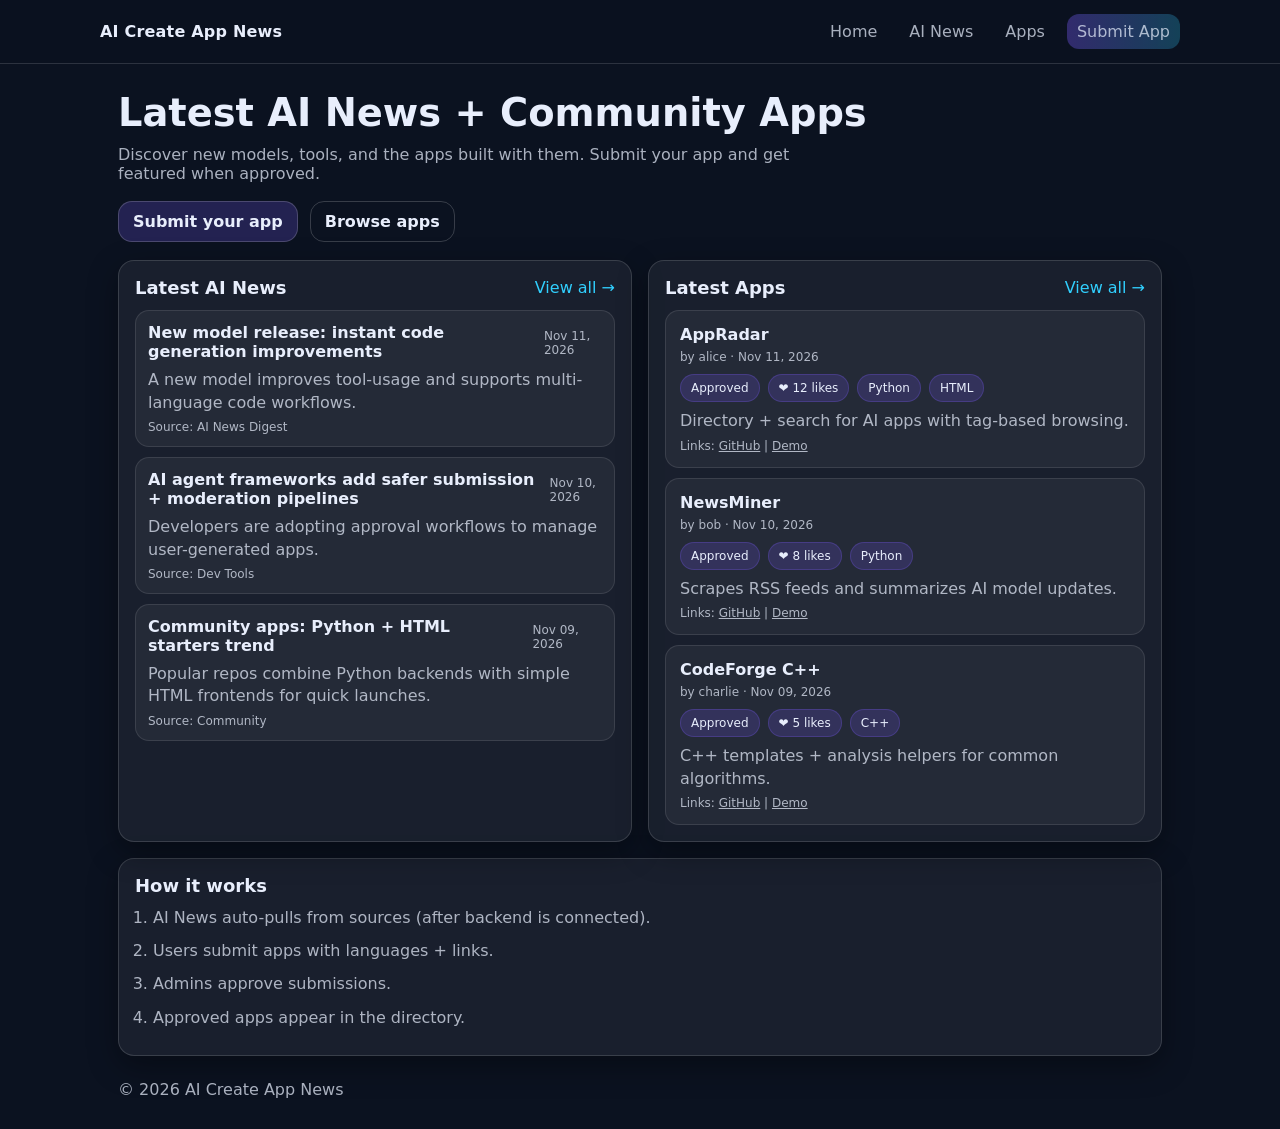
<file: index.html>
<!doctype html>
<html lang="en">
  <head>
    <meta charset="utf-8" />
    <meta name="viewport" content="width=device-width, initial-scale=1" />
    <title>AI Create App News</title>
    <link rel="stylesheet" href="./style.css" />
    <meta name="description" content="Latest AI news and community app submissions" />
  </head>
  <body>
    <header class="topbar">
      <div class="container topbar-inner">
        <a class="brand" href="./index.html">AI Create App News</a>
        <nav class="nav">
          <a href="./index.html">Home</a>
          <a href="./news.html">AI News</a>
          <a href="./apps.html">Apps</a>
          <a href="./submit.html" class="cta">Submit App</a>
        </nav>
      </div>
    </header>

    <main class="container">
      <section class="hero">
        <h1>Latest AI News + Community Apps</h1>
        <p>Discover new models, tools, and the apps built with them. Submit your app and get featured when approved.</p>
        <div class="hero-actions">
          <a class="btn" href="./submit.html">Submit your app</a>
          <a class="btn btn-ghost" href="./apps.html">Browse apps</a>
        </div>
      </section>

      <section class="grid-2">
        <div class="card">
          <div class="card-head">
            <h2>Latest AI News</h2>
            <a class="link" href="./news.html">View all →</a>
          </div>
          <div id="newsList" class="list"></div>
        </div>

        <div class="card">
          <div class="card-head">
            <h2>Latest Apps</h2>
            <a class="link" href="./apps.html">View all →</a>
          </div>
          <div id="appsList" class="list"></div>
        </div>
      </section>

      <section class="card card-wide">
        <div class="card-head">
          <h2>How it works</h2>
        </div>
        <ol class="steps">
          <li>AI News auto-pulls from sources (after backend is connected).</li>
          <li>Users submit apps with languages + links.</li>
          <li>Admins approve submissions.</li>
          <li>Approved apps appear in the directory.</li>
        </ol>
      </section>

      <footer class="footer">
        <div class="muted">© <span id="year"></span> AI Create App News</div>
      </footer>
    </main>

    <script type="module" src="./app.js"></script>
  </body>
</html>
</file>
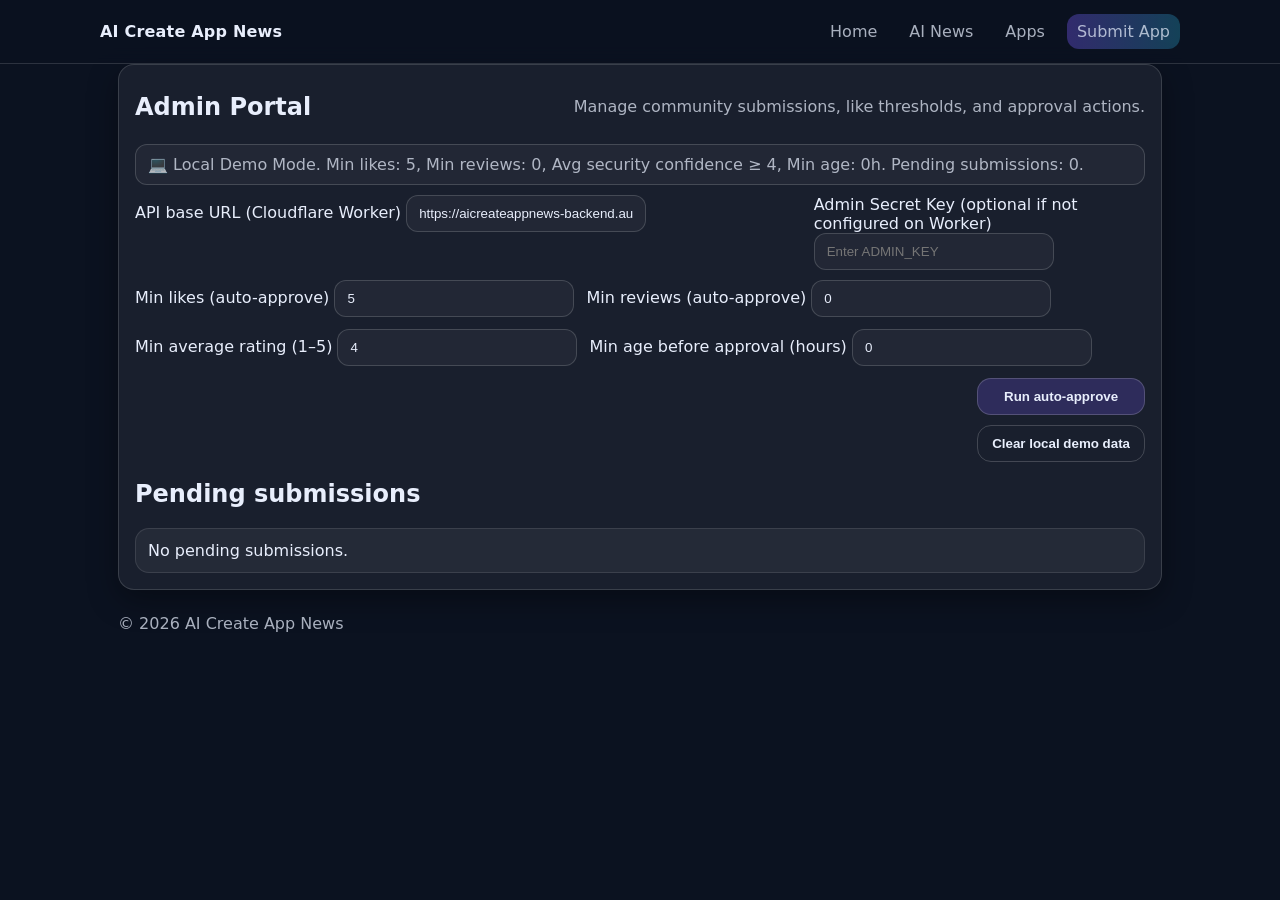
<file: admin.html>
<!doctype html>
<html lang="en">
  <head>
    <meta charset="utf-8" />
    <meta name="viewport" content="width=device-width, initial-scale=1" />
    <title>Admin — AI Create App News</title>
    <link rel="stylesheet" href="./style.css" />
  </head>
  <body>
    <header class="topbar">
      <div class="container topbar-inner">
        <a class="brand" href="./index.html">AI Create App News</a>
        <nav class="nav">
          <a href="./index.html">Home</a>
          <a href="./news.html">AI News</a>
          <a href="./apps.html">Apps</a>
          <a href="./submit.html" class="cta">Submit App</a>
        </nav>
      </div>
    </header>

    <main class="container">
      <section class="card">
        <div class="card-head">
          <h1>Admin Portal</h1>
          <p class="muted">Manage community submissions, like thresholds, and approval actions.</p>
        </div>

        <div class="status" id="autoStatus"></div>

        <div class="form-row" style="margin-top:10px; align-items:flex-start; flex-wrap:wrap; gap:16px;">
          <label style="gap:8px; flex:2; min-width:320px">
            API base URL (Cloudflare Worker)
            <input id="apiBaseInput" class="input" type="text" placeholder="https://aicreateappnews-backend.automatic-beetle.workers.dev" />
          </label>
          <label style="gap:8px; flex:1; min-width:220px">
            Admin Secret Key (optional if not configured on Worker)
            <input id="adminKeyInput" class="input" type="password" placeholder="Enter ADMIN_KEY" />
          </label>
        </div>

        <div class="form-row" style="margin-top:10px; align-items:flex-start; flex-wrap:wrap;">
          <label style="gap:8px; min-width: 200px">
            Min likes (auto-approve)
            <input id="thresholdInput" class="input" type="number" min="1" value="5" />
          </label>

          <label style="gap:8px; min-width: 200px">
            Min reviews (auto-approve)
            <input id="minReviewsInput" class="input" type="number" min="0" value="0" />
          </label>

          <label style="gap:8px; min-width: 200px">
            Min average rating (1–5)
            <input id="minRatingInput" class="input" type="number" step="0.1" min="1" max="5" value="4" />
          </label>

          <label style="gap:8px; min-width: 200px">
            Min age before approval (hours)
            <input id="minAgeHoursInput" class="input" type="number" min="0" value="0" />
          </label>

          <div style="display:flex; flex-direction:column; gap:10px; margin-left:auto;">
            <button id="runAutoApprove" class="btn">Run auto-approve</button>
            <button id="clearDemo" class="btn btn-ghost">Clear local demo data</button>
          </div>
        </div>

        <h2 style="margin-top:18px">Pending submissions</h2>
        <div id="pendingList" class="list"></div>
      </section>

      <footer class="footer">
        <div class="muted">© <span id="year"></span> AI Create App News</div>
      </footer>
    </main>

    <script type="module" src="./app.js"></script>
  </body>
</html>
</file>
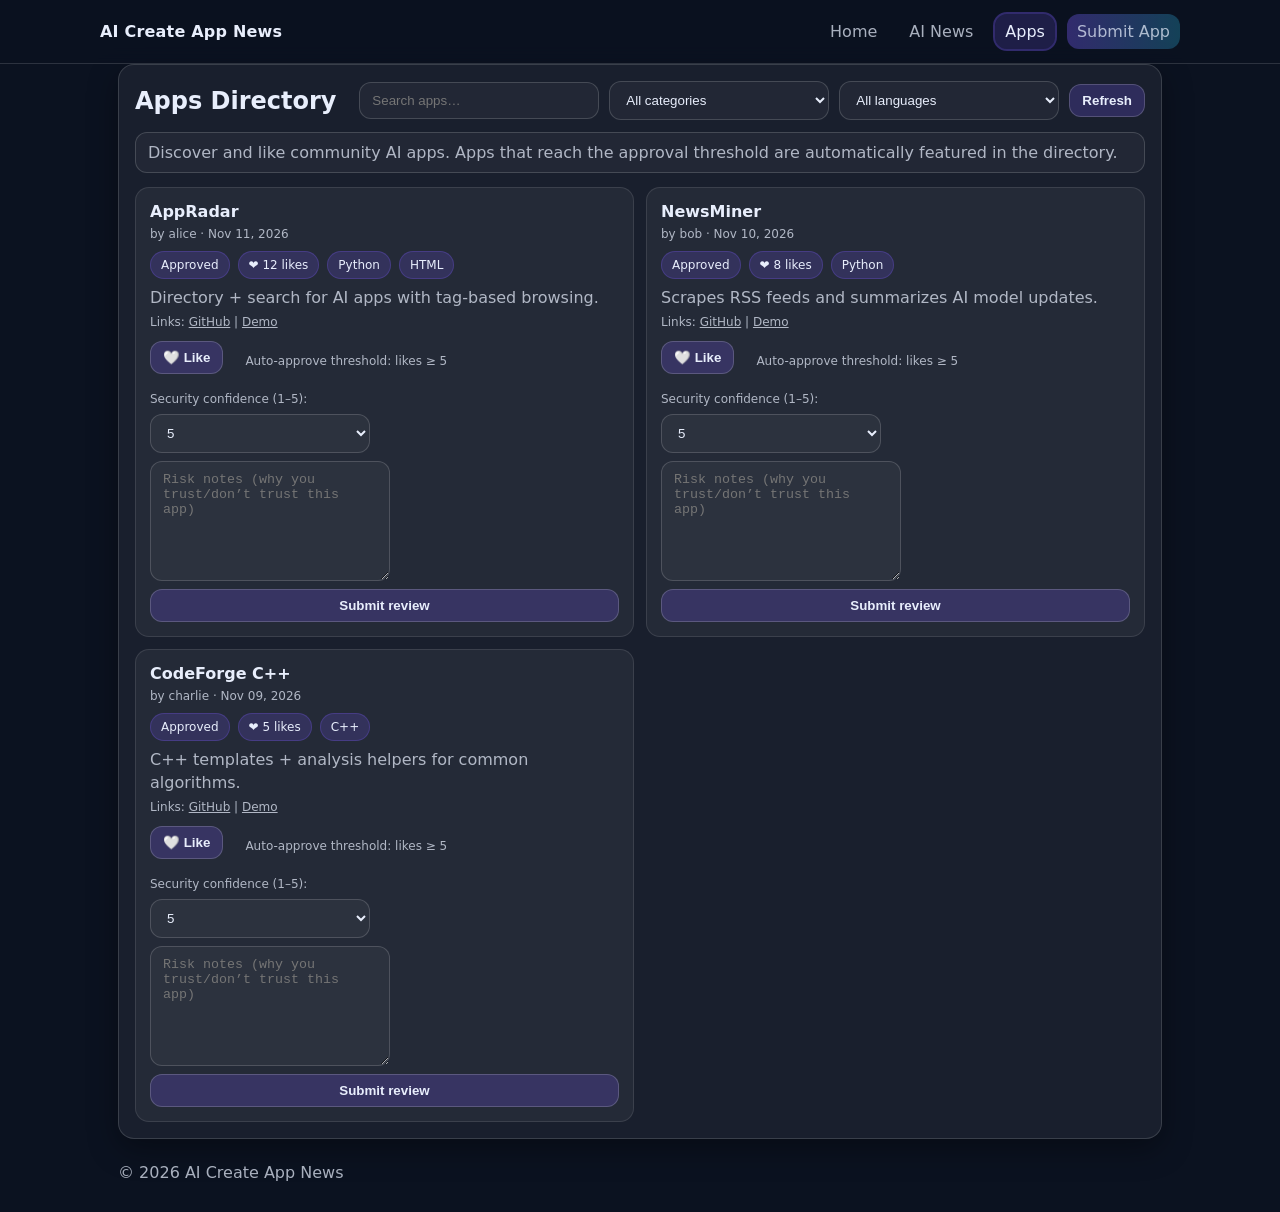
<file: apps.html>
<!doctype html>
<html lang="en">
  <head>
    <meta charset="utf-8" />
    <meta name="viewport" content="width=device-width, initial-scale=1" />
    <title>Apps — AI Create App News</title>
    <link rel="stylesheet" href="./style.css" />
  </head>
  <body>
    <header class="topbar">
      <div class="container topbar-inner">
        <a class="brand" href="./index.html">AI Create App News</a>
        <nav class="nav">
          <a href="./index.html">Home</a>
          <a href="./news.html">AI News</a>
          <a href="./apps.html" class="active">Apps</a>
          <a href="./submit.html" class="cta">Submit App</a>
        </nav>
      </div>
    </header>

    <main class="container">
      <section class="card">
        <div class="card-head">
          <h1>Apps Directory</h1>
          <div class="filters">
            <input id="appsQuery" class="input" placeholder="Search apps…" />
            <select id="categoryFilter" class="select">
              <option value="">All categories</option>
            </select>
            <select id="langFilter" class="select">
              <option value="">All languages</option>
            </select>
            <button id="appsRefresh" class="btn btn-small">Refresh</button>
          </div>
        </div>

        <div id="voteHint" class="status">
          Discover and like community AI apps. Apps that reach the approval threshold are automatically featured in the directory.
        </div>

        <div id="appsListFull" class="grid-cards"></div>
      </section>

      <footer class="footer">
        <div class="muted">© <span id="year"></span> AI Create App News</div>
      </footer>
    </main>

    <script type="module" src="./app.js"></script>
  </body>
</html>
</file>
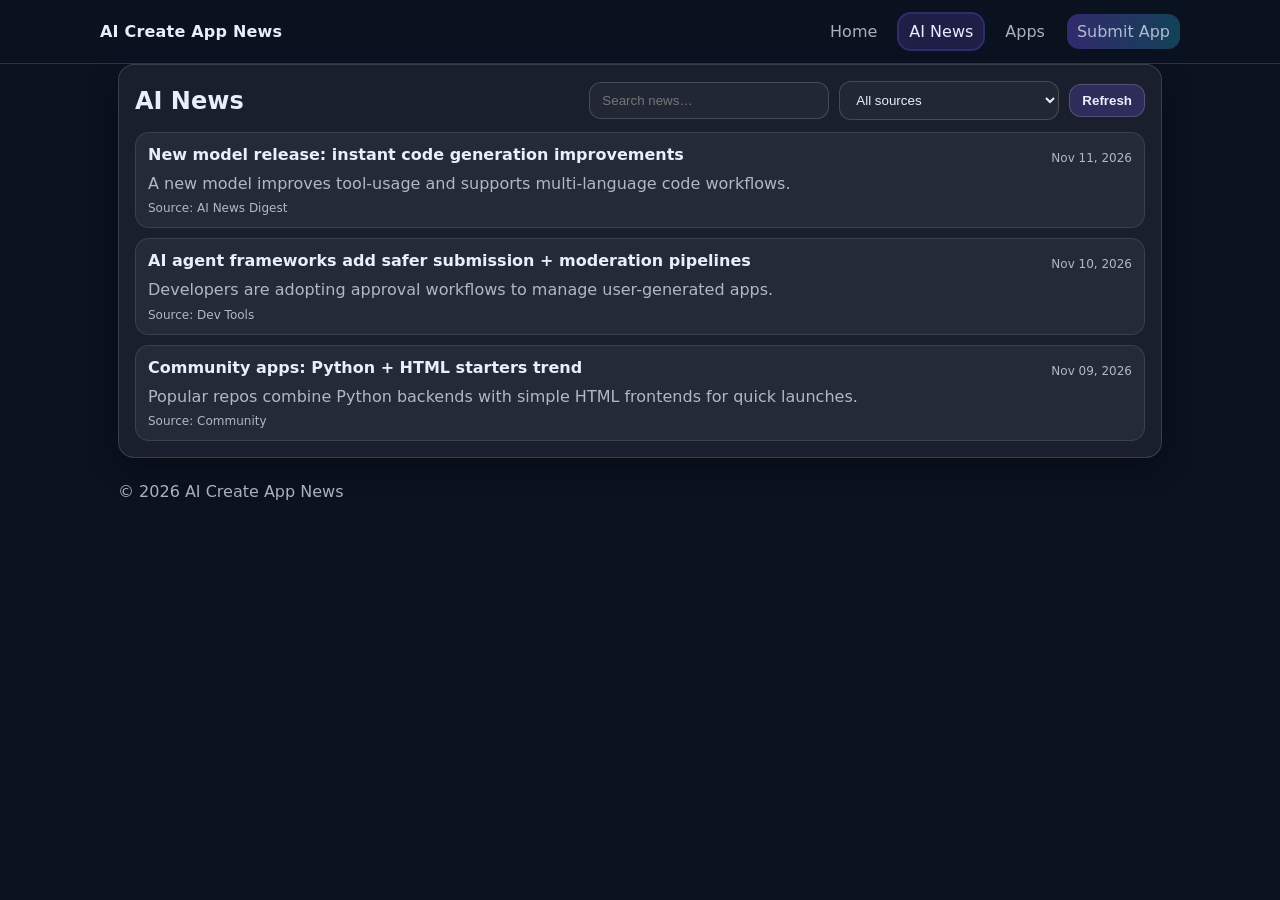
<file: news.html>
<!doctype html>
<html lang="en">
  <head>
    <meta charset="utf-8" />
    <meta name="viewport" content="width=device-width, initial-scale=1" />
    <title>AI News — AI Create App News</title>
    <link rel="stylesheet" href="./style.css" />
    <meta name="description" content="Latest AI news and community app submissions" />
  </head>
  <body>
    <header class="topbar">
      <div class="container topbar-inner">
        <a class="brand" href="./index.html">AI Create App News</a>
        <nav class="nav">
          <a href="./index.html">Home</a>
          <a href="./news.html" class="active">AI News</a>
          <a href="./apps.html">Apps</a>
          <a href="./submit.html" class="cta">Submit App</a>
        </nav>
      </div>
    </header>

    <main class="container">
      <section class="card">
        <div class="card-head">
          <h1>AI News</h1>
          <div class="filters">
            <input id="newsQuery" class="input" placeholder="Search news…" />
            <select id="newsSourceFilter" class="select" aria-label="News source">
              <option value="all">All sources</option>
            </select>
            <button id="newsRefresh" class="btn btn-small">Refresh</button>
          </div>
        </div>
        <div id="newsListFull" class="list"></div>
      </section>

      <footer class="footer">
        <div class="muted">© <span id="year"></span> AI Create App News</div>
      </footer>
    </main>

    <script type="module" src="./app.js"></script>
  </body>
</html>
</file>
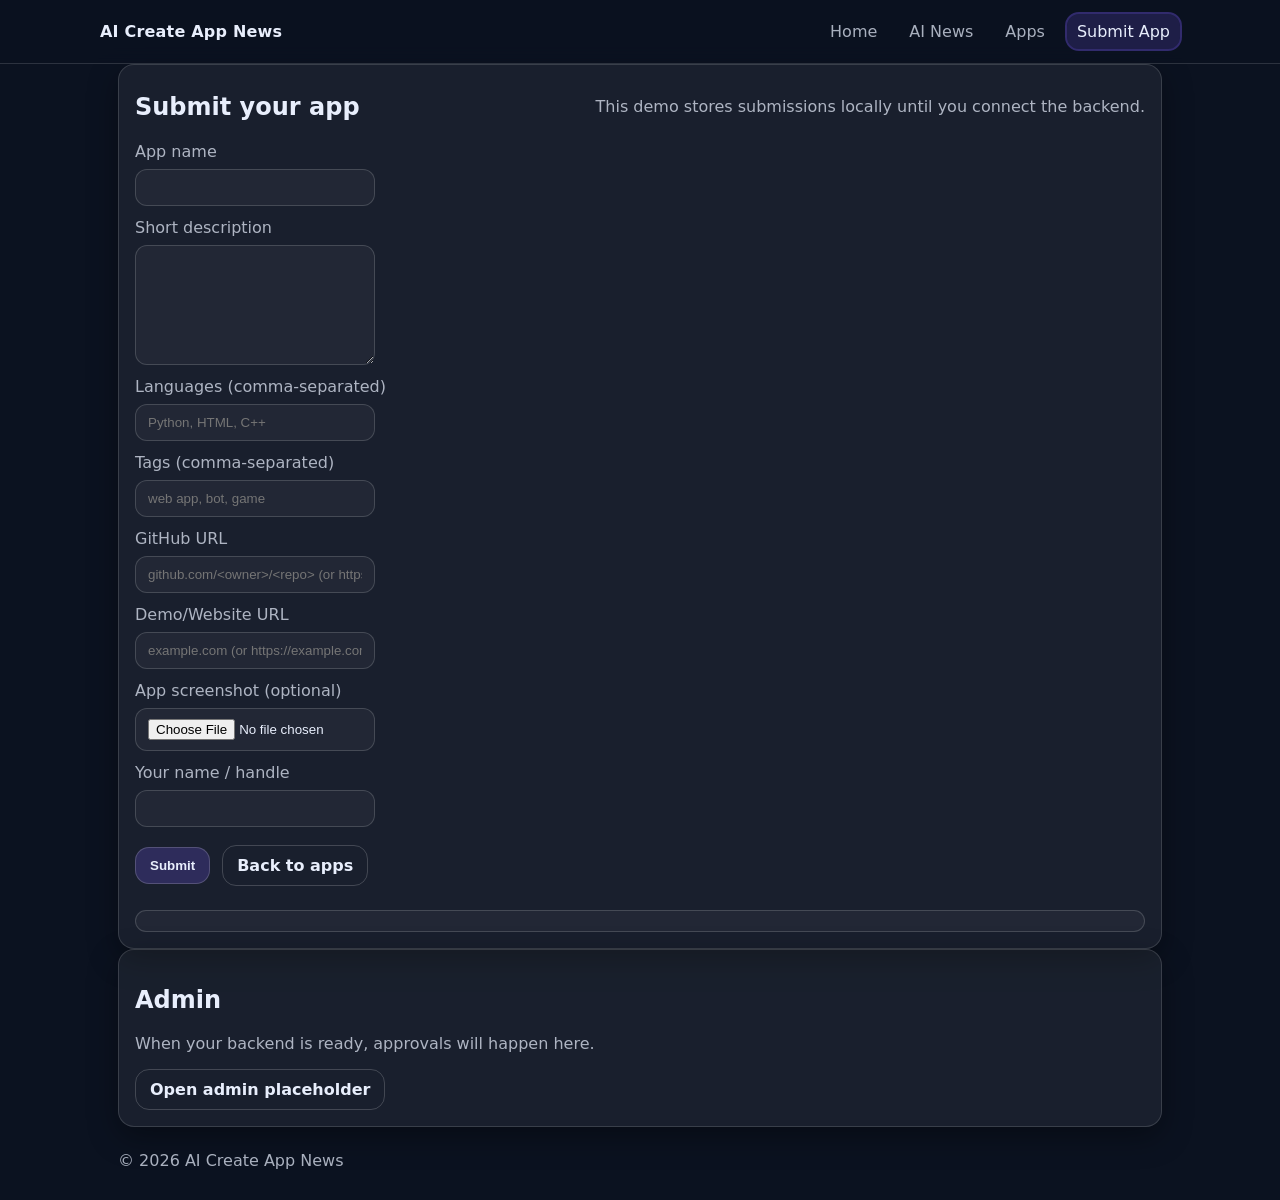
<file: submit.html>
<!doctype html>
<html lang="en">
  <head>
    <meta charset="utf-8" />
    <meta name="viewport" content="width=device-width, initial-scale=1" />
    <title>Submit App — AI Create App News</title>
    <link rel="stylesheet" href="./style.css" />
  </head>
  <body>
    <header class="topbar">
      <div class="container topbar-inner">
        <a class="brand" href="./index.html">AI Create App News</a>
        <nav class="nav">
          <a href="./index.html">Home</a>
          <a href="./news.html">AI News</a>
          <a href="./apps.html">Apps</a>
          <a href="./submit.html" class="active cta">Submit App</a>
        </nav>
      </div>
    </header>

    <main class="container">
      <section class="card">
        <div class="card-head">
          <h1>Submit your app</h1>
          <p class="muted">This demo stores submissions locally until you connect the backend.</p>
        </div>

        <form id="submitForm" class="form">
          <label>
            App name
            <input name="name" class="input" required />
          </label>

          <label>
            Short description
            <textarea name="description" class="textarea" rows="4" required></textarea>
          </label>

          <label>
            Languages (comma-separated)
            <input name="languages" class="input" placeholder="Python, HTML, C++" required />
          </label>

          <label>
            Tags (comma-separated)
            <input name="tags" class="input" placeholder="web app, bot, game" />
          </label>

          <label>
            GitHub URL
            <input name="githubUrl" class="input" type="text" placeholder="github.com/<owner>/<repo> (or https://github.com/...)" />
          </label>

          <label>
            Demo/Website URL
            <input name="demoUrl" class="input" type="text" placeholder="example.com (or https://example.com)" />
          </label>

          <label>
            App screenshot (optional)
            <input name="screenshotFile" class="input" type="file" accept="image/*" />
          </label>

          <label>
            Your name / handle
            <input name="author" class="input" required />
          </label>

          <div class="form-row">
            <button type="submit" class="btn">Submit</button>
            <a class="btn btn-ghost" href="./apps.html">Back to apps</a>
          </div>

          <div id="submitStatus" class="status" role="status" aria-live="polite"></div>
        </form>
      </section>

      <section class="card">
        <h2>Admin</h2>
        <p class="muted">When your backend is ready, approvals will happen here.</p>
        <a class="btn btn-ghost" href="./admin.html">Open admin placeholder</a>
      </section>

      <footer class="footer">
        <div class="muted">© <span id="year"></span> AI Create App News</div>
      </footer>
    </main>

    <script type="module" src="./app.js"></script>
  </body>
</html>
</file>
<file: style.css>
:root{
  --bg: #0b1220;
  --card: rgba(255,255,255,.06);
  --card2: rgba(255,255,255,.08);
  --text: #e8eefc;
  --muted: rgba(232,238,252,.72);
  --brand: #7c5cff;
  --brand2: #31d0ff;
  --border: rgba(255,255,255,.14);
  --shadow: 0 10px 30px rgba(0,0,0,.35);
  --radius: 16px;
  --gap: 16px;
}
*{box-sizing:border-box}
body{margin:0; font-family: ui-sans-serif, system-ui, -apple-system, Segoe UI, Roboto, Helvetica, Arial; background:var(--bg); color:var(--text)}
a{color:inherit}
.container{max-width:1080px; margin:0 auto; padding: 0 18px}
.topbar{position:sticky; top:0; z-index:5; backdrop-filter: blur(10px); background: rgba(11,18,32,.7); border-bottom:1px solid var(--border)}
.topbar-inner{display:flex; align-items:center; justify-content:space-between; padding:14px 0}
.brand{font-weight:800; letter-spacing:.2px; text-decoration:none}
.nav{display:flex; gap:12px; align-items:center}
.nav a{color:var(--muted); text-decoration:none; padding:8px 10px; border-radius:12px}
.nav a:hover{background:rgba(255,255,255,.06); color:var(--text)}
.nav a.active{background:rgba(124,92,255,.18); color:var(--text)}
.cta{background: linear-gradient(90deg, rgba(124,92,255,.35), rgba(49,208,255,.25)); color:var(--text)}
.cta:hover{filter:brightness(1.05)}

.hero{padding: 28px 0 18px}
.hero h1{margin:0; font-size: clamp(26px, 3vw, 40px); line-height:1.08}
.hero p{margin: 12px 0 0; color:var(--muted); max-width: 720px}
.hero-actions{display:flex; gap:12px; margin-top:18px; flex-wrap:wrap}

.card{background: var(--card); border:1px solid var(--border); border-radius: var(--radius); box-shadow: var(--shadow); padding:16px}
.card-wide{margin-top:16px}
.card-head{display:flex; align-items:center; justify-content:space-between; gap:14px}
.card-head h1{margin:0}
.card-head h2{margin:0; font-size:18px}

.link{color: var(--brand2); text-decoration:none}

.btn{display:inline-flex; align-items:center; justify-content:center; gap:8px; padding:10px 14px; border-radius:14px; border:1px solid rgba(255,255,255,.18); background: rgba(124,92,255,.22); text-decoration:none; color:var(--text); font-weight:650}
.btn:hover{filter:brightness(1.05)}
.btn-ghost{background: transparent}
.btn-small{padding:8px 12px; border-radius:12px}

.grid-2{display:grid; grid-template-columns: 1fr 1fr; gap:16px}
@media (max-width: 900px){.grid-2{grid-template-columns: 1fr}}

.list{display:flex; flex-direction:column; gap:10px; margin-top:12px}
.item{padding:12px; border-radius:14px; background: rgba(255,255,255,.05); border:1px solid rgba(255,255,255,.10)}
.item-title{display:flex; justify-content:space-between; gap:10px; align-items:flex-start}
.item-title a{font-weight:760; text-decoration:none}
.item-meta{color:var(--muted); font-size:12px; margin-top:6px}
.item-desc{color:var(--muted); margin-top:8px; line-height:1.4}

.grid-cards{display:grid; grid-template-columns: repeat(2, 1fr); gap:12px; margin-top:14px}
@media (max-width: 760px){.grid-cards{grid-template-columns: 1fr}}
.app-card{padding:14px; border-radius:14px; background: rgba(255,255,255,.05); border:1px solid rgba(255,255,255,.10)}
.app-card h3{margin:0 0 6px; font-size:16px}
.badges{display:flex; flex-wrap:wrap; gap:8px; margin-top:10px}
.badge{font-size:12px; padding:6px 10px; border-radius:999px; background: rgba(124,92,255,.18); border:1px solid rgba(124,92,255,.25); color: var(--text)}

.filters{display:flex; gap:10px; align-items:center; flex-wrap:wrap}
.input,.textarea,.select{width: 240px; max-width: 100%; padding:10px 12px; border-radius:12px; border:1px solid rgba(255,255,255,.16); background: rgba(255,255,255,.04); color:var(--text); outline:none}
.select{width: 220px}
.textarea{resize: vertical; min-height: 120px}

.form{display:flex; flex-direction:column; gap:12px; margin-top:10px}
.form label{display:flex; flex-direction:column; gap:8px; color:var(--muted)}
.form-row{display:flex; gap:12px; align-items:center; flex-wrap:wrap; margin-top:6px}
.status{margin-top:12px; padding:10px 12px; border-radius:12px; border:1px solid rgba(255,255,255,.16); background: rgba(255,255,255,.04); color:var(--muted)}

.steps{margin:0; padding-left: 18px; color:var(--muted)}
.steps li{margin:10px 0; line-height:1.45}

.footer{padding: 24px 0 30px}
.muted{color:var(--muted)}

.active{outline:2px solid rgba(124,92,255,.35)}
</file>
